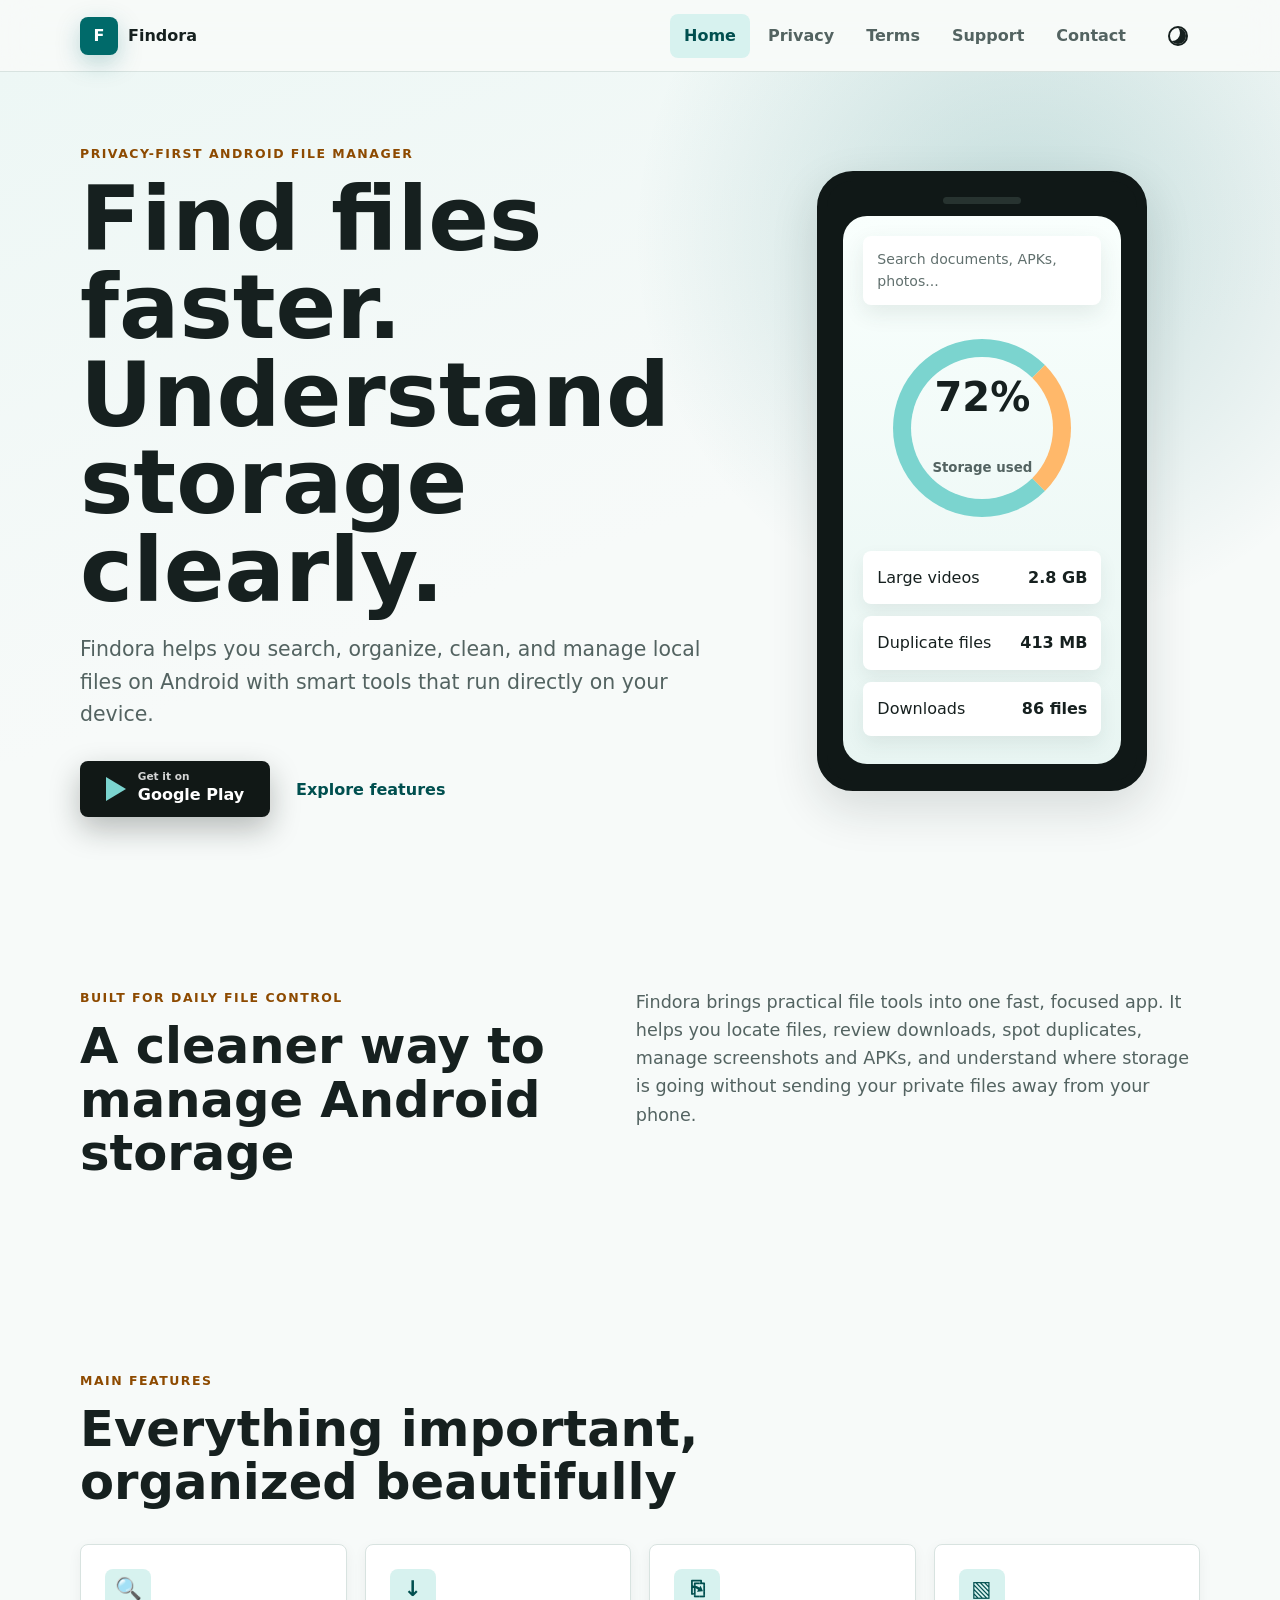
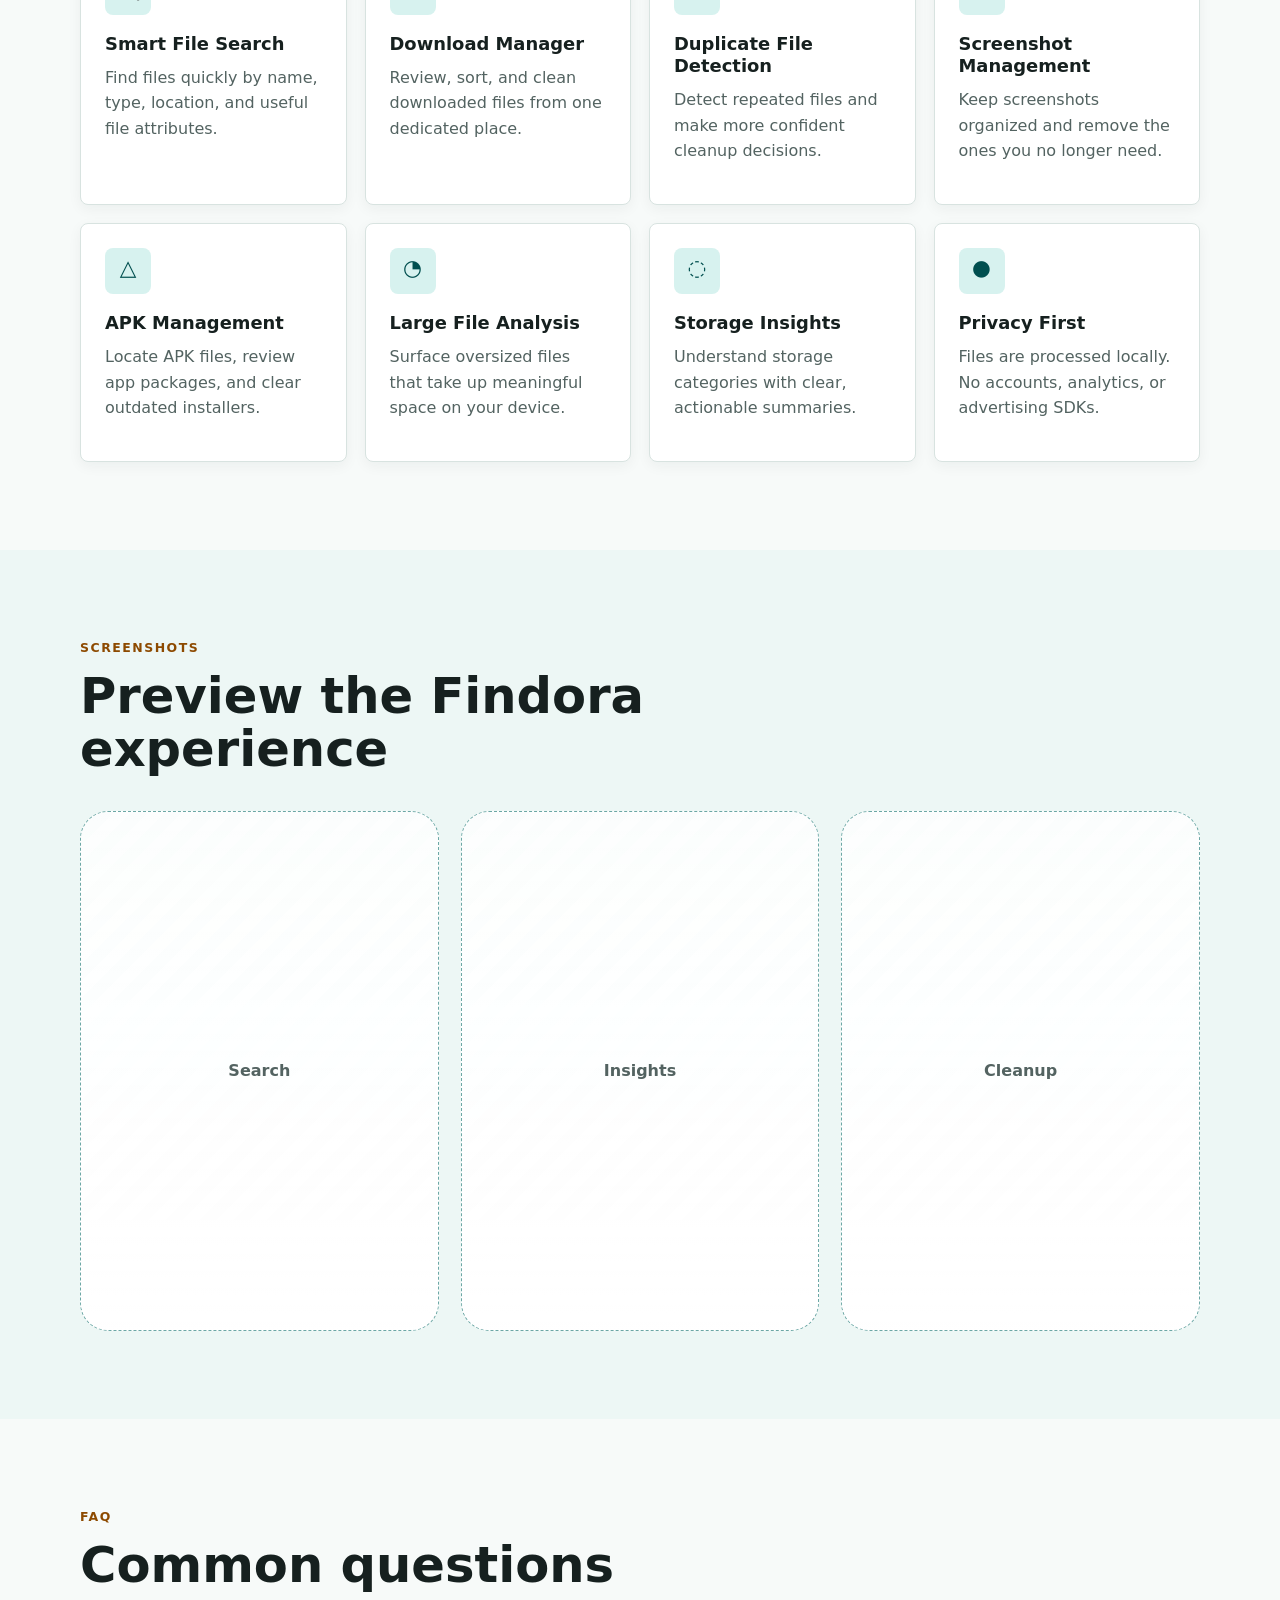
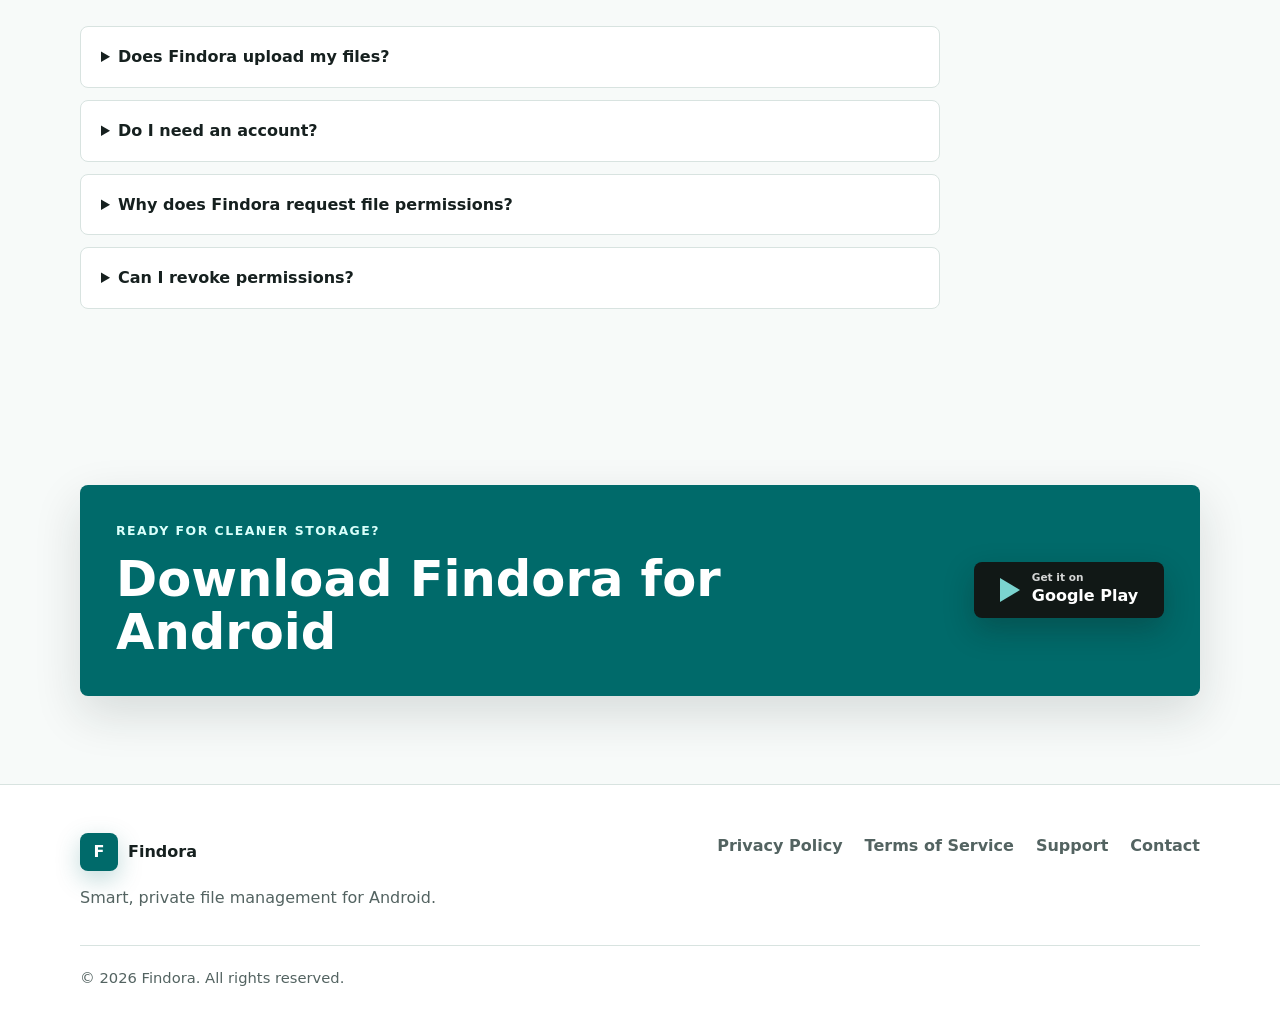
<file: index.html>
<!DOCTYPE html>
<html lang="en">
<head>
  <meta charset="UTF-8">
  <meta name="viewport" content="width=device-width, initial-scale=1.0">
  <meta name="description" content="Findora is a privacy-first Android file manager with smart search, duplicate detection, downloads, APK management, storage insights, and local-only processing.">
  <meta name="keywords" content="Findora, Android file manager, smart file search, duplicate files, download manager, APK manager, storage insights">
  <meta name="author" content="Findora">
  <meta name="robots" content="index, follow">
  <meta property="og:title" content="Findora - Smart Android File Management">
  <meta property="og:description" content="Search, organize, and understand your Android files with fast local processing and privacy-first design.">
  <meta property="og:type" content="website">
  <meta property="og:url" content="https://h0andy.github.io/findora-website/">
  <meta name="theme-color" content="#006A6A">
  <title>Findora - Smart Android File Management</title>
  <link rel="canonical" href="https://h0andy.github.io/findora-website/">
  <link rel="icon" href="assets/images/favicon.svg" type="image/svg+xml">
  <link rel="stylesheet" href="assets/css/style.css">
</head>
<body>
  <header class="site-header">
    <nav class="nav shell" aria-label="Main navigation">
      <a class="brand" href="index.html" aria-label="Findora home">
        <span class="brand-mark" aria-hidden="true">F</span>
        <span>Findora</span>
      </a>
      <button class="nav-toggle icon-button" type="button" aria-label="Open navigation" aria-expanded="false">
        <span></span>
        <span></span>
        <span></span>
      </button>
      <div class="nav-links" data-nav-links>
        <a href="index.html" aria-current="page">Home</a>
        <a href="privacy.html">Privacy</a>
        <a href="terms.html">Terms</a>
        <a href="support.html">Support</a>
        <a href="contact.html">Contact</a>
      </div>
      <button class="theme-toggle icon-button" type="button" aria-label="Toggle dark mode" title="Toggle dark mode">
        <span class="theme-icon" aria-hidden="true"></span>
      </button>
    </nav>
  </header>

  <main>
    <section class="hero">
      <div class="hero-inner shell">
        <div class="hero-copy">
          <p class="eyebrow">Privacy-first Android file manager</p>
          <h1>Find files faster. Understand storage clearly.</h1>
          <p class="hero-text">Findora helps you search, organize, clean, and manage local files on Android with smart tools that run directly on your device.</p>
          <div class="hero-actions">
            <a class="play-button" href="https://play.google.com/store/apps" rel="noopener noreferrer" aria-label="Download Findora on Google Play">
              <span class="play-icon" aria-hidden="true"></span>
              <span>
                <small>Get it on</small>
                Google Play
              </span>
            </a>
            <a class="text-button" href="#features">Explore features</a>
          </div>
        </div>
        <div class="phone-showcase" aria-label="Findora app preview">
          <div class="phone-frame">
            <div class="phone-status"></div>
            <div class="app-screen">
              <div class="search-pill">Search documents, APKs, photos...</div>
              <div class="storage-ring">
                <span>72%</span>
                <small>Storage used</small>
              </div>
              <div class="mini-list">
                <span>Large videos</span>
                <strong>2.8 GB</strong>
              </div>
              <div class="mini-list">
                <span>Duplicate files</span>
                <strong>413 MB</strong>
              </div>
              <div class="mini-list">
                <span>Downloads</span>
                <strong>86 files</strong>
              </div>
            </div>
          </div>
        </div>
      </div>
    </section>

    <section class="section intro-section">
      <div class="shell split-layout">
        <div>
          <p class="eyebrow">Built for daily file control</p>
          <h2>A cleaner way to manage Android storage</h2>
        </div>
        <p>Findora brings practical file tools into one fast, focused app. It helps you locate files, review downloads, spot duplicates, manage screenshots and APKs, and understand where storage is going without sending your private files away from your phone.</p>
      </div>
    </section>

    <section class="section" id="features">
      <div class="shell">
        <div class="section-heading">
          <p class="eyebrow">Main features</p>
          <h2>Everything important, organized beautifully</h2>
        </div>
        <div class="feature-grid">
          <article class="feature-card">
            <span class="material-symbol">search</span>
            <h3>Smart File Search</h3>
            <p>Find files quickly by name, type, location, and useful file attributes.</p>
          </article>
          <article class="feature-card">
            <span class="material-symbol">download</span>
            <h3>Download Manager</h3>
            <p>Review, sort, and clean downloaded files from one dedicated place.</p>
          </article>
          <article class="feature-card">
            <span class="material-symbol">content_copy</span>
            <h3>Duplicate File Detection</h3>
            <p>Detect repeated files and make more confident cleanup decisions.</p>
          </article>
          <article class="feature-card">
            <span class="material-symbol">image</span>
            <h3>Screenshot Management</h3>
            <p>Keep screenshots organized and remove the ones you no longer need.</p>
          </article>
          <article class="feature-card">
            <span class="material-symbol">android</span>
            <h3>APK Management</h3>
            <p>Locate APK files, review app packages, and clear outdated installers.</p>
          </article>
          <article class="feature-card">
            <span class="material-symbol">analytics</span>
            <h3>Large File Analysis</h3>
            <p>Surface oversized files that take up meaningful space on your device.</p>
          </article>
          <article class="feature-card">
            <span class="material-symbol">donut_large</span>
            <h3>Storage Insights</h3>
            <p>Understand storage categories with clear, actionable summaries.</p>
          </article>
          <article class="feature-card">
            <span class="material-symbol">lock</span>
            <h3>Privacy First</h3>
            <p>Files are processed locally. No accounts, analytics, or advertising SDKs.</p>
          </article>
        </div>
      </div>
    </section>

    <section class="section screenshots-section">
      <div class="shell">
        <div class="section-heading">
          <p class="eyebrow">Screenshots</p>
          <h2>Preview the Findora experience</h2>
        </div>
        <div class="screenshot-grid">
          <div class="screenshot-placeholder">
            <span>Search</span>
          </div>
          <div class="screenshot-placeholder">
            <span>Insights</span>
          </div>
          <div class="screenshot-placeholder">
            <span>Cleanup</span>
          </div>
        </div>
      </div>
    </section>

    <section class="section faq-section">
      <div class="shell">
        <div class="section-heading">
          <p class="eyebrow">FAQ</p>
          <h2>Common questions</h2>
        </div>
        <div class="faq-list">
          <details>
            <summary>Does Findora upload my files?</summary>
            <p>No. Findora processes files locally on your Android device and does not upload files to any server.</p>
          </details>
          <details>
            <summary>Do I need an account?</summary>
            <p>No account is required to use Findora.</p>
          </details>
          <details>
            <summary>Why does Findora request file permissions?</summary>
            <p>File permissions are used only to search, organize, and manage local files on your device.</p>
          </details>
          <details>
            <summary>Can I revoke permissions?</summary>
            <p>Yes. You can revoke permissions at any time from Android Settings.</p>
          </details>
        </div>
      </div>
    </section>

    <section class="section cta-section">
      <div class="shell cta-panel">
        <div>
          <p class="eyebrow">Ready for cleaner storage?</p>
          <h2>Download Findora for Android</h2>
        </div>
        <a class="play-button" href="https://play.google.com/store/apps" rel="noopener noreferrer" aria-label="Download Findora on Google Play">
          <span class="play-icon" aria-hidden="true"></span>
          <span>
            <small>Get it on</small>
            Google Play
          </span>
        </a>
      </div>
    </section>
  </main>

  <footer class="site-footer">
    <div class="shell footer-grid">
      <div>
        <a class="brand" href="index.html" aria-label="Findora home">
          <span class="brand-mark" aria-hidden="true">F</span>
          <span>Findora</span>
        </a>
        <p>Smart, private file management for Android.</p>
      </div>
      <div class="footer-links">
        <a href="privacy.html">Privacy Policy</a>
        <a href="terms.html">Terms of Service</a>
        <a href="support.html">Support</a>
        <a href="contact.html">Contact</a>
      </div>
    </div>
    <div class="shell footer-bottom">
      <span>&copy; 2026 Findora. All rights reserved.</span>
    </div>
  </footer>

  <script src="assets/js/main.js"></script>
</body>
</html>
</file>
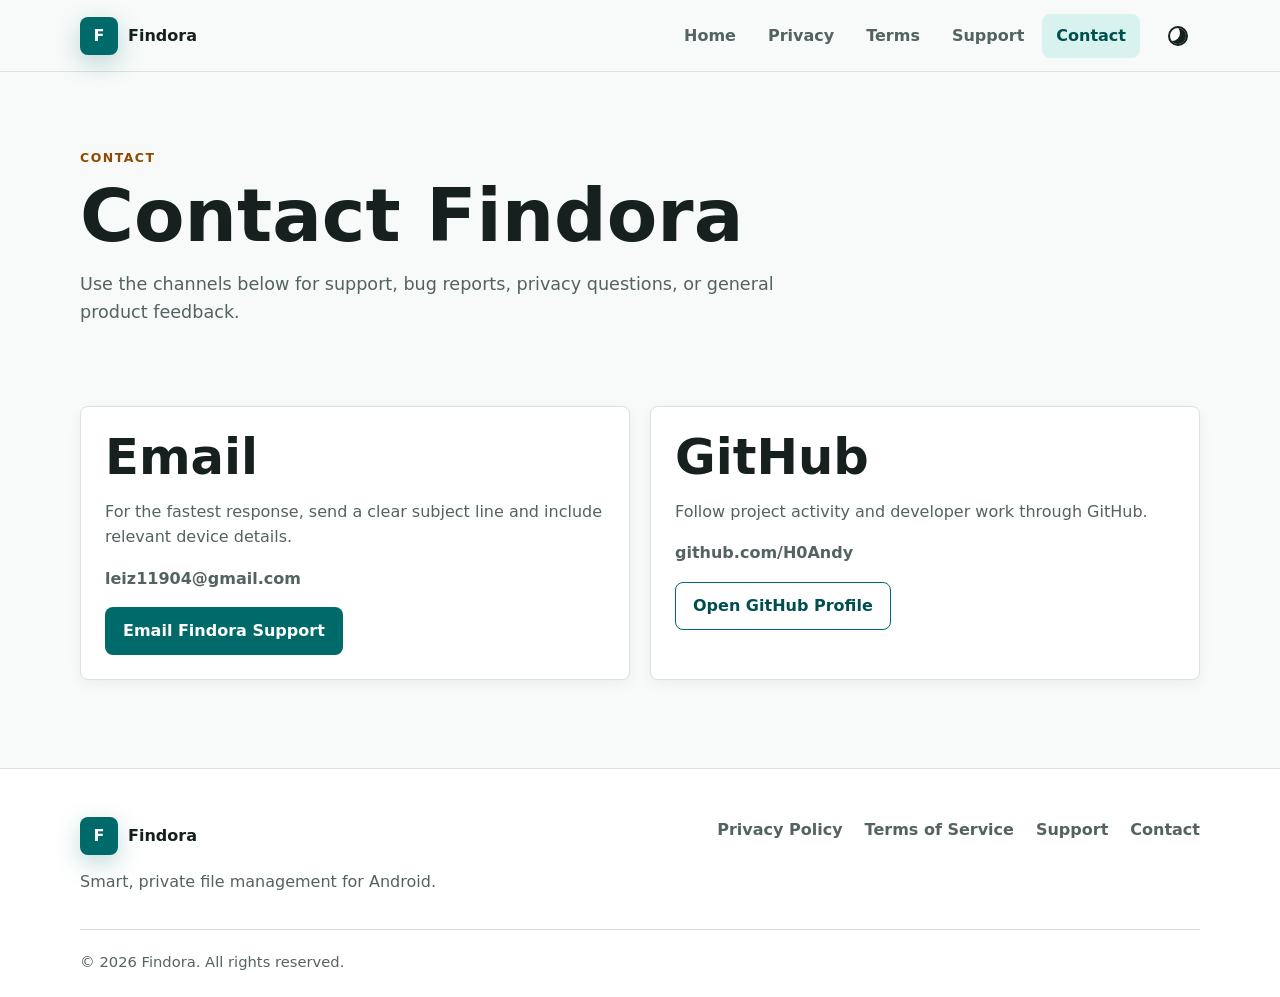
<file: contact.html>
<!DOCTYPE html>
<html lang="en">
<head>
  <meta charset="UTF-8">
  <meta name="viewport" content="width=device-width, initial-scale=1.0">
  <meta name="description" content="Contact Findora for Android app support, privacy questions, bug reports, and feature requests.">
  <meta name="robots" content="index, follow">
  <meta property="og:title" content="Contact Findora">
  <meta property="og:description" content="Contact information for the Findora Android application.">
  <meta property="og:type" content="website">
  <meta name="theme-color" content="#006A6A">
  <title>Contact - Findora</title>
  <link rel="canonical" href="https://h0andy.github.io/findora-website/contact.html">
  <link rel="icon" href="assets/images/favicon.svg" type="image/svg+xml">
  <link rel="stylesheet" href="assets/css/style.css">
</head>
<body>
  <header class="site-header">
    <nav class="nav shell" aria-label="Main navigation">
      <a class="brand" href="index.html" aria-label="Findora home"><span class="brand-mark" aria-hidden="true">F</span><span>Findora</span></a>
      <button class="nav-toggle icon-button" type="button" aria-label="Open navigation" aria-expanded="false"><span></span><span></span><span></span></button>
      <div class="nav-links" data-nav-links>
        <a href="index.html">Home</a>
        <a href="privacy.html">Privacy</a>
        <a href="terms.html">Terms</a>
        <a href="support.html">Support</a>
        <a href="contact.html" aria-current="page">Contact</a>
      </div>
      <button class="theme-toggle icon-button" type="button" aria-label="Toggle dark mode" title="Toggle dark mode"><span class="theme-icon" aria-hidden="true"></span></button>
    </nav>
  </header>

  <main class="page-main">
    <section class="page-hero shell">
      <p class="eyebrow">Contact</p>
      <h1>Contact Findora</h1>
      <p>Use the channels below for support, bug reports, privacy questions, or general product feedback.</p>
    </section>

    <section class="section shell contact-layout">
      <div class="contact-panel">
        <h2>Email</h2>
        <p>For the fastest response, send a clear subject line and include relevant device details.</p>
        <p><strong>leiz11904@gmail.com</strong></p>
        <a class="filled-button" href="mailto:leiz11904@gmail.com">Email Findora Support</a>
      </div>
      <div class="contact-panel">
        <h2>GitHub</h2>
        <p>Follow project activity and developer work through GitHub.</p>
        <p><strong>github.com/H0Andy</strong></p>
        <a class="outlined-button" href="https://github.com/H0Andy" rel="noopener noreferrer">Open GitHub Profile</a>
      </div>
    </section>
  </main>

  <footer class="site-footer">
    <div class="shell footer-grid">
      <div><a class="brand" href="index.html" aria-label="Findora home"><span class="brand-mark" aria-hidden="true">F</span><span>Findora</span></a><p>Smart, private file management for Android.</p></div>
      <div class="footer-links"><a href="privacy.html">Privacy Policy</a><a href="terms.html">Terms of Service</a><a href="support.html">Support</a><a href="contact.html">Contact</a></div>
    </div>
    <div class="shell footer-bottom"><span>&copy; 2026 Findora. All rights reserved.</span></div>
  </footer>
  <script src="assets/js/main.js"></script>
</body>
</html>
</file>
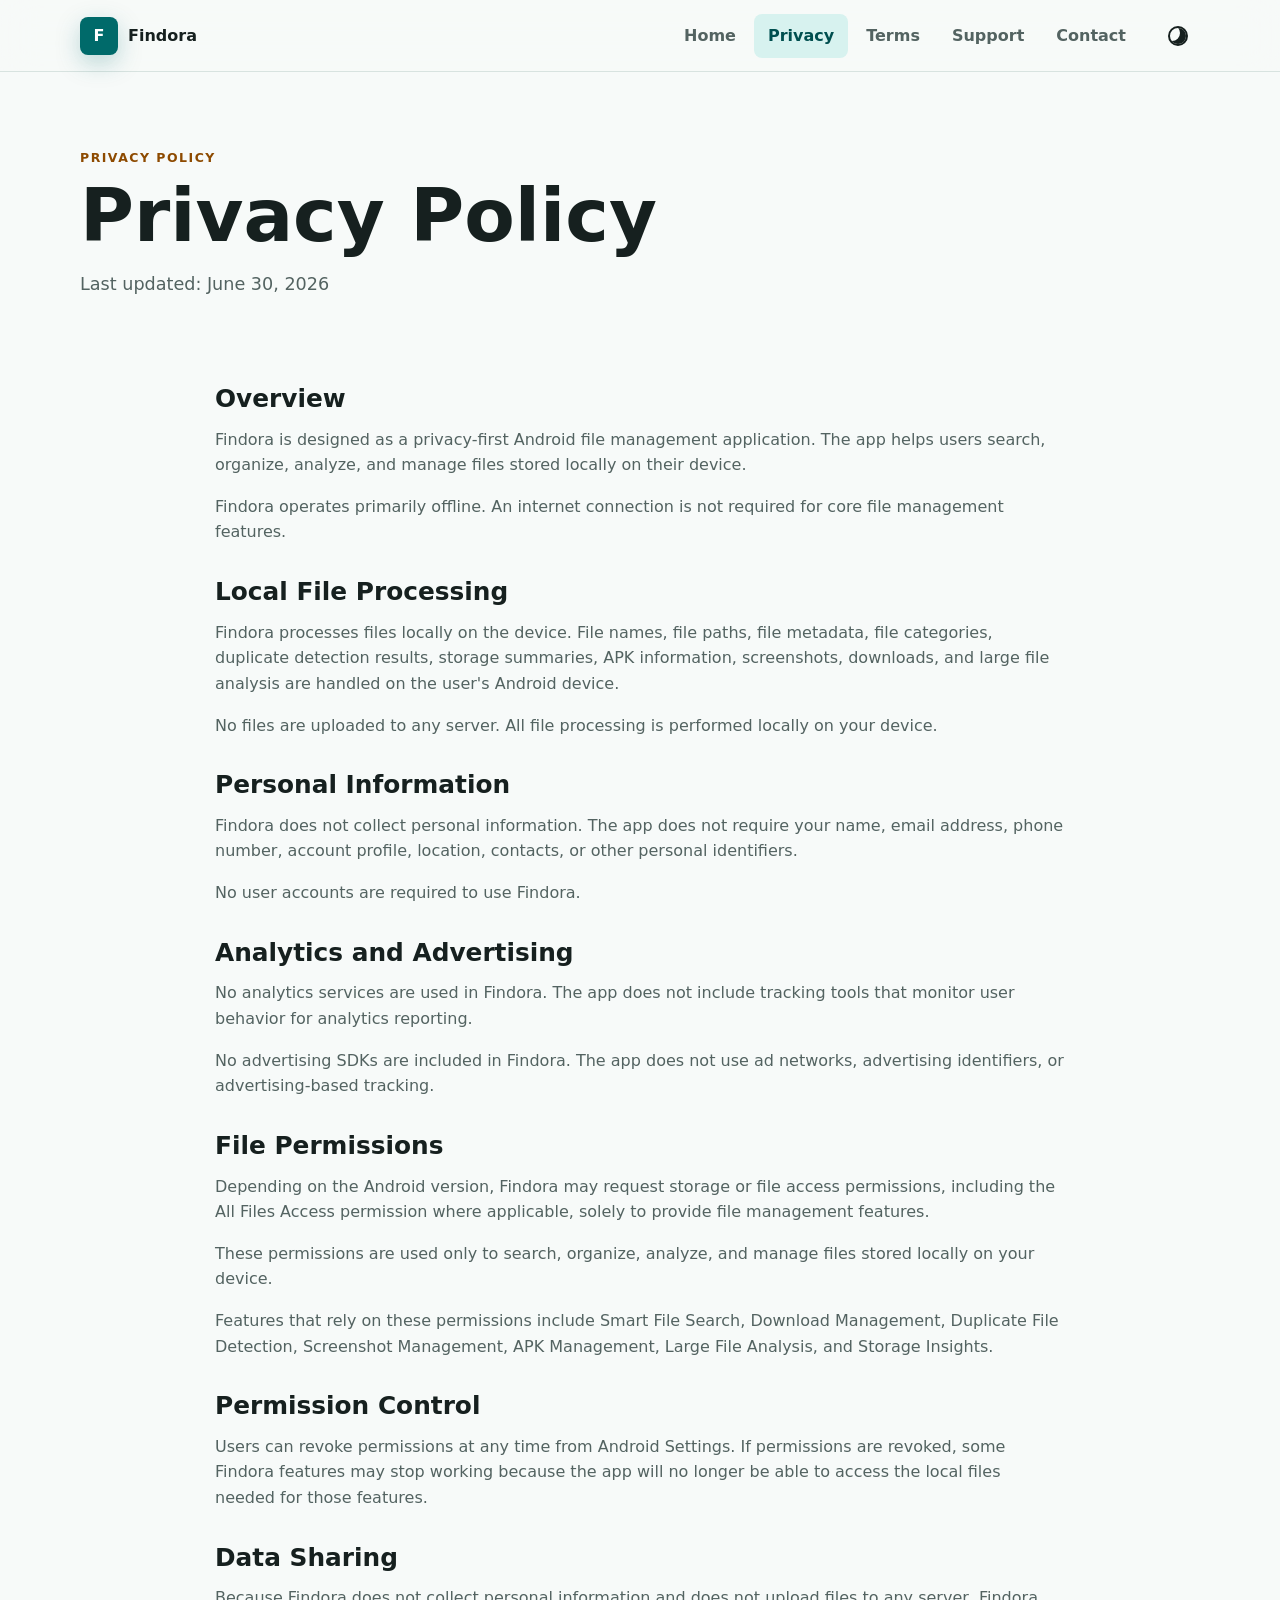
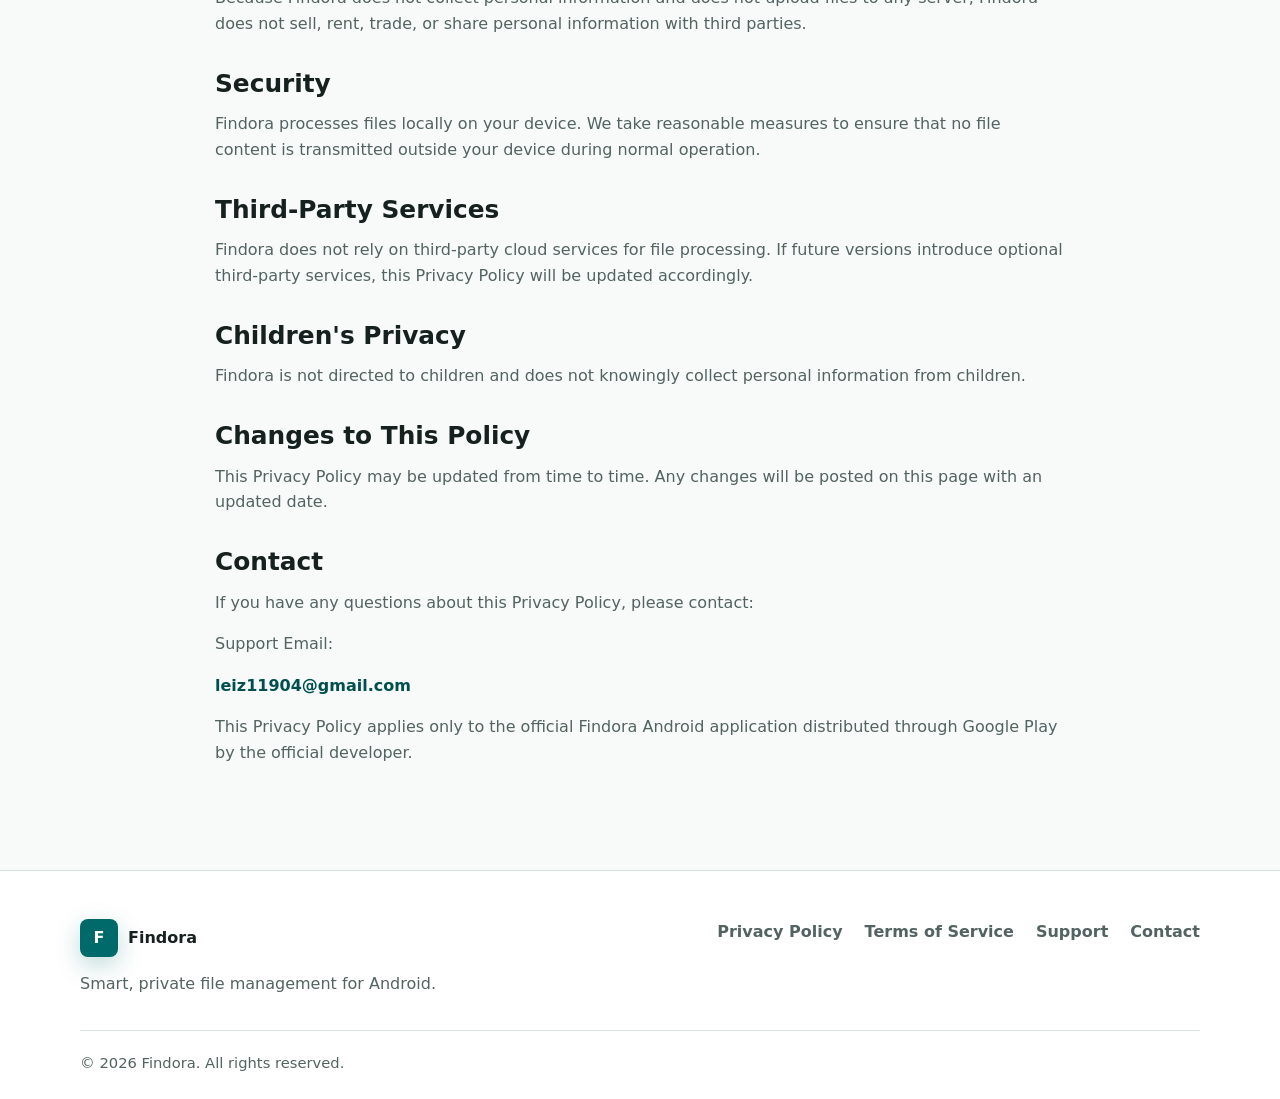
<file: privacy.html>
<!DOCTYPE html>
<html lang="en">
<head>
  <meta charset="UTF-8">
  <meta name="viewport" content="width=device-width, initial-scale=1.0">
  <meta name="description" content="Findora Privacy Policy. Learn how Findora processes files locally, collects no personal information, uses no analytics, and includes no advertising SDKs.">
  <meta name="robots" content="index, follow">
  <meta property="og:title" content="Findora Privacy Policy">
  <meta property="og:description" content="Findora processes files locally on your Android device and does not upload files to any server.">
  <meta property="og:type" content="website">
  <meta name="theme-color" content="#006A6A">
  <title>Privacy Policy - Findora</title>
  <link rel="canonical" href="https://h0andy.github.io/findora-website/privacy.html">
  <link rel="icon" href="assets/images/favicon.svg" type="image/svg+xml">
  <link rel="stylesheet" href="assets/css/style.css">
</head>
<body>
  <header class="site-header">
    <nav class="nav shell" aria-label="Main navigation">
      <a class="brand" href="index.html" aria-label="Findora home"><span class="brand-mark" aria-hidden="true">F</span><span>Findora</span></a>
      <button class="nav-toggle icon-button" type="button" aria-label="Open navigation" aria-expanded="false"><span></span><span></span><span></span></button>
      <div class="nav-links" data-nav-links>
        <a href="index.html">Home</a>
        <a href="privacy.html" aria-current="page">Privacy</a>
        <a href="terms.html">Terms</a>
        <a href="support.html">Support</a>
        <a href="contact.html">Contact</a>
      </div>
      <button class="theme-toggle icon-button" type="button" aria-label="Toggle dark mode" title="Toggle dark mode"><span class="theme-icon" aria-hidden="true"></span></button>
    </nav>
  </header>

  <main class="page-main">
    <section class="page-hero shell">
      <p class="eyebrow">Privacy Policy</p>
      <h1>Privacy Policy</h1>
      <p>Last updated: June 30, 2026</p>
    </section>

    <article class="policy-content shell">
      <h2>Overview</h2>
      <p>Findora is designed as a privacy-first Android file management application. The app helps users search, organize, analyze, and manage files stored locally on their device.</p>
      <p>Findora operates primarily offline. An internet connection is not required for core file management features.</p>

      <h2>Local File Processing</h2>
      <p>Findora processes files locally on the device. File names, file paths, file metadata, file categories, duplicate detection results, storage summaries, APK information, screenshots, downloads, and large file analysis are handled on the user's Android device.</p>
      <p>No files are uploaded to any server. All file processing is performed locally on your device.</p>

      <h2>Personal Information</h2>
      <p>Findora does not collect personal information. The app does not require your name, email address, phone number, account profile, location, contacts, or other personal identifiers.</p>
      <p>No user accounts are required to use Findora.</p>

      <h2>Analytics and Advertising</h2>
      <p>No analytics services are used in Findora. The app does not include tracking tools that monitor user behavior for analytics reporting.</p>
      <p>No advertising SDKs are included in Findora. The app does not use ad networks, advertising identifiers, or advertising-based tracking.</p>

      <h2>File Permissions</h2>
      <p>Depending on the Android version, Findora may request storage or file access permissions, including the All Files Access permission where applicable, solely to provide file management features.</p>
      <p>These permissions are used only to search, organize, analyze, and manage files stored locally on your device.</p>
      <p>Features that rely on these permissions include Smart File Search, Download Management, Duplicate File Detection, Screenshot Management, APK Management, Large File Analysis, and Storage Insights.</p>

      <h2>Permission Control</h2>
      <p>Users can revoke permissions at any time from Android Settings. If permissions are revoked, some Findora features may stop working because the app will no longer be able to access the local files needed for those features.</p>

      <h2>Data Sharing</h2>
      <p>Because Findora does not collect personal information and does not upload files to any server, Findora does not sell, rent, trade, or share personal information with third parties.</p>

      <h2>Security</h2>
      <p>Findora processes files locally on your device. We take reasonable measures to ensure that no file content is transmitted outside your device during normal operation.</p>

      <h2>Third-Party Services</h2>
      <p>Findora does not rely on third-party cloud services for file processing. If future versions introduce optional third-party services, this Privacy Policy will be updated accordingly.</p>

      <h2>Children's Privacy</h2>
      <p>Findora is not directed to children and does not knowingly collect personal information from children.</p>

      <h2>Changes to This Policy</h2>
      <p>This Privacy Policy may be updated from time to time. Any changes will be posted on this page with an updated date.</p>

      <h2>Contact</h2>
      <p>If you have any questions about this Privacy Policy, please contact:</p>
      <p>Support Email:</p>
      <p><a href="mailto:leiz11904@gmail.com">leiz11904@gmail.com</a></p>

      <p>This Privacy Policy applies only to the official Findora Android application distributed through Google Play by the official developer.</p>
    </article>
  </main>

  <footer class="site-footer">
    <div class="shell footer-grid">
      <div><a class="brand" href="index.html" aria-label="Findora home"><span class="brand-mark" aria-hidden="true">F</span><span>Findora</span></a><p>Smart, private file management for Android.</p></div>
      <div class="footer-links"><a href="privacy.html">Privacy Policy</a><a href="terms.html">Terms of Service</a><a href="support.html">Support</a><a href="contact.html">Contact</a></div>
    </div>
    <div class="shell footer-bottom"><span>&copy; 2026 Findora. All rights reserved.</span></div>
  </footer>
  <script src="assets/js/main.js"></script>
</body>
</html>
</file>
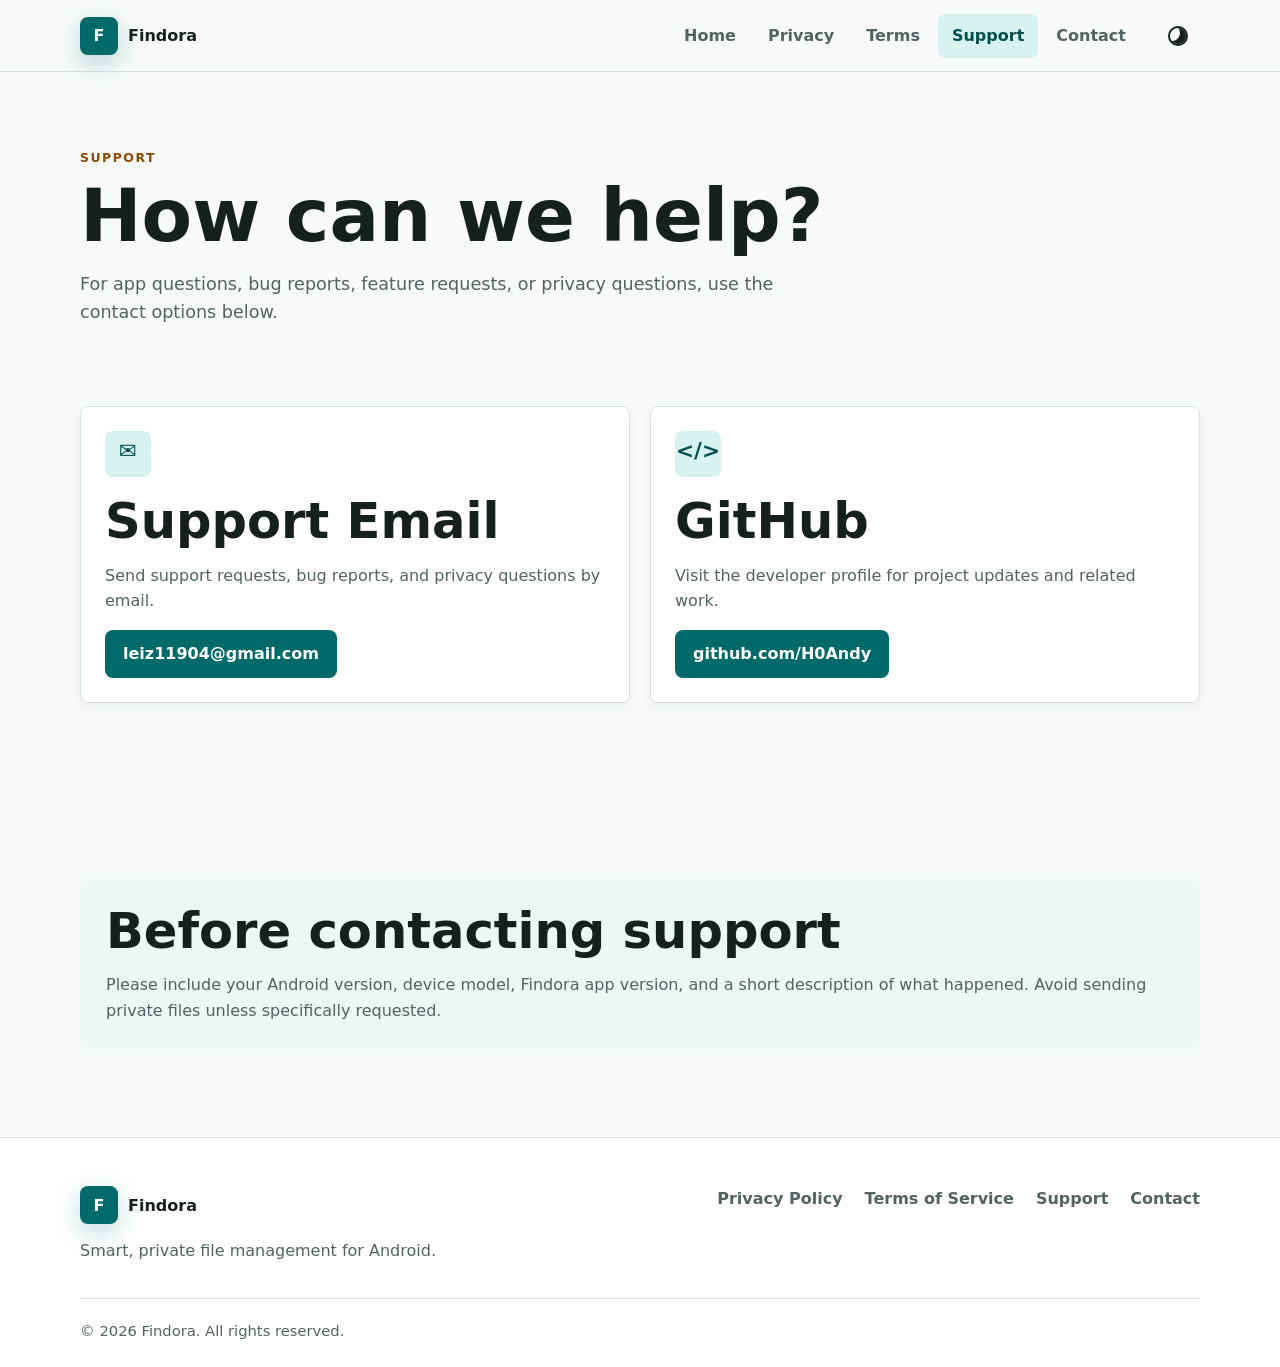
<file: support.html>
<!DOCTYPE html>
<html lang="en">
<head>
  <meta charset="UTF-8">
  <meta name="viewport" content="width=device-width, initial-scale=1.0">
  <meta name="description" content="Get support for Findora. Contact support by email or visit the Findora developer GitHub profile.">
  <meta name="robots" content="index, follow">
  <meta property="og:title" content="Findora Support">
  <meta property="og:description" content="Support resources for the Findora Android application.">
  <meta property="og:type" content="website">
  <meta name="theme-color" content="#006A6A">
  <title>Support - Findora</title>
  <link rel="canonical" href="https://h0andy.github.io/findora-website/support.html">
  <link rel="icon" href="assets/images/favicon.svg" type="image/svg+xml">
  <link rel="stylesheet" href="assets/css/style.css">
</head>
<body>
  <header class="site-header">
    <nav class="nav shell" aria-label="Main navigation">
      <a class="brand" href="index.html" aria-label="Findora home"><span class="brand-mark" aria-hidden="true">F</span><span>Findora</span></a>
      <button class="nav-toggle icon-button" type="button" aria-label="Open navigation" aria-expanded="false"><span></span><span></span><span></span></button>
      <div class="nav-links" data-nav-links>
        <a href="index.html">Home</a>
        <a href="privacy.html">Privacy</a>
        <a href="terms.html">Terms</a>
        <a href="support.html" aria-current="page">Support</a>
        <a href="contact.html">Contact</a>
      </div>
      <button class="theme-toggle icon-button" type="button" aria-label="Toggle dark mode" title="Toggle dark mode"><span class="theme-icon" aria-hidden="true"></span></button>
    </nav>
  </header>

  <main class="page-main">
    <section class="page-hero shell">
      <p class="eyebrow">Support</p>
      <h1>How can we help?</h1>
      <p>For app questions, bug reports, feature requests, or privacy questions, use the contact options below.</p>
    </section>

    <section class="section shell support-grid">
      <article class="info-card">
        <span class="material-symbol">mail</span>
        <h2>Support Email</h2>
        <p>Send support requests, bug reports, and privacy questions by email.</p>
        <a class="filled-button" href="mailto:leiz11904@gmail.com">leiz11904@gmail.com</a>
      </article>
      <article class="info-card">
        <span class="material-symbol">code</span>
        <h2>GitHub</h2>
        <p>Visit the developer profile for project updates and related work.</p>
        <a class="filled-button" href="https://github.com/H0Andy" rel="noopener noreferrer">github.com/H0Andy</a>
      </article>
    </section>

    <section class="section shell">
      <div class="support-note">
        <h2>Before contacting support</h2>
        <p>Please include your Android version, device model, Findora app version, and a short description of what happened. Avoid sending private files unless specifically requested.</p>
      </div>
    </section>
  </main>

  <footer class="site-footer">
    <div class="shell footer-grid">
      <div><a class="brand" href="index.html" aria-label="Findora home"><span class="brand-mark" aria-hidden="true">F</span><span>Findora</span></a><p>Smart, private file management for Android.</p></div>
      <div class="footer-links"><a href="privacy.html">Privacy Policy</a><a href="terms.html">Terms of Service</a><a href="support.html">Support</a><a href="contact.html">Contact</a></div>
    </div>
    <div class="shell footer-bottom"><span>&copy; 2026 Findora. All rights reserved.</span></div>
  </footer>
  <script src="assets/js/main.js"></script>
</body>
</html>
</file>
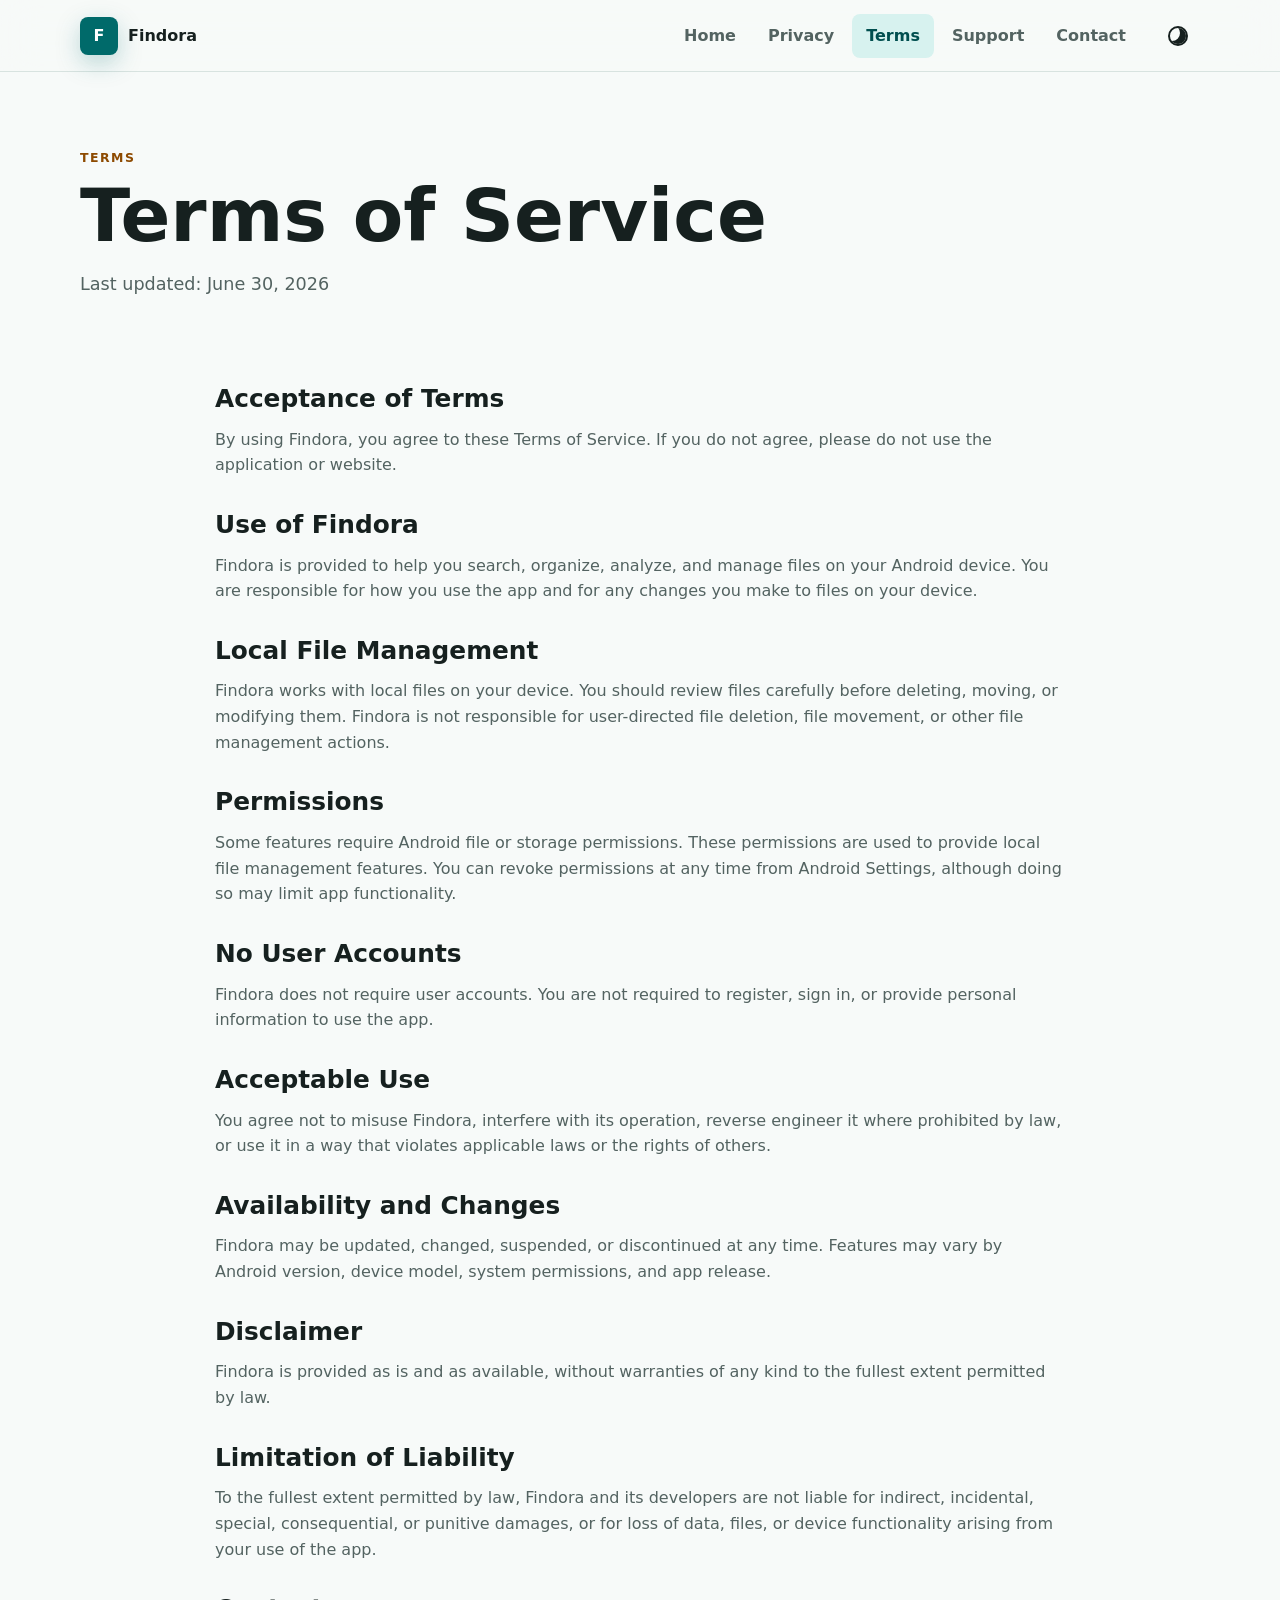
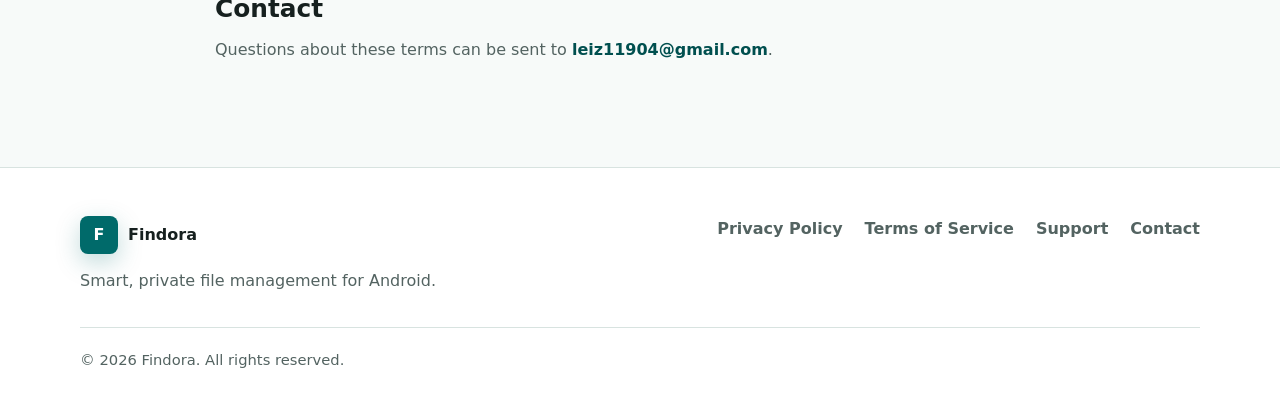
<file: terms.html>
<!DOCTYPE html>
<html lang="en">
<head>
  <meta charset="UTF-8">
  <meta name="viewport" content="width=device-width, initial-scale=1.0">
  <meta name="description" content="Findora Terms of Service for the Android file management application.">
  <meta name="robots" content="index, follow">
  <meta property="og:title" content="Findora Terms of Service">
  <meta property="og:description" content="Terms for using the Findora Android application and website.">
  <meta property="og:type" content="website">
  <meta name="theme-color" content="#006A6A">
  <title>Terms of Service - Findora</title>
  <link rel="canonical" href="https://h0andy.github.io/findora-website/terms.html">
  <link rel="icon" href="assets/images/favicon.svg" type="image/svg+xml">
  <link rel="stylesheet" href="assets/css/style.css">
</head>
<body>
  <header class="site-header">
    <nav class="nav shell" aria-label="Main navigation">
      <a class="brand" href="index.html" aria-label="Findora home"><span class="brand-mark" aria-hidden="true">F</span><span>Findora</span></a>
      <button class="nav-toggle icon-button" type="button" aria-label="Open navigation" aria-expanded="false"><span></span><span></span><span></span></button>
      <div class="nav-links" data-nav-links>
        <a href="index.html">Home</a>
        <a href="privacy.html">Privacy</a>
        <a href="terms.html" aria-current="page">Terms</a>
        <a href="support.html">Support</a>
        <a href="contact.html">Contact</a>
      </div>
      <button class="theme-toggle icon-button" type="button" aria-label="Toggle dark mode" title="Toggle dark mode"><span class="theme-icon" aria-hidden="true"></span></button>
    </nav>
  </header>

  <main class="page-main">
    <section class="page-hero shell">
      <p class="eyebrow">Terms</p>
      <h1>Terms of Service</h1>
      <p>Last updated: June 30, 2026</p>
    </section>

    <article class="policy-content shell">
      <h2>Acceptance of Terms</h2>
      <p>By using Findora, you agree to these Terms of Service. If you do not agree, please do not use the application or website.</p>

      <h2>Use of Findora</h2>
      <p>Findora is provided to help you search, organize, analyze, and manage files on your Android device. You are responsible for how you use the app and for any changes you make to files on your device.</p>

      <h2>Local File Management</h2>
      <p>Findora works with local files on your device. You should review files carefully before deleting, moving, or modifying them. Findora is not responsible for user-directed file deletion, file movement, or other file management actions.</p>

      <h2>Permissions</h2>
      <p>Some features require Android file or storage permissions. These permissions are used to provide local file management features. You can revoke permissions at any time from Android Settings, although doing so may limit app functionality.</p>

      <h2>No User Accounts</h2>
      <p>Findora does not require user accounts. You are not required to register, sign in, or provide personal information to use the app.</p>

      <h2>Acceptable Use</h2>
      <p>You agree not to misuse Findora, interfere with its operation, reverse engineer it where prohibited by law, or use it in a way that violates applicable laws or the rights of others.</p>

      <h2>Availability and Changes</h2>
      <p>Findora may be updated, changed, suspended, or discontinued at any time. Features may vary by Android version, device model, system permissions, and app release.</p>

      <h2>Disclaimer</h2>
      <p>Findora is provided as is and as available, without warranties of any kind to the fullest extent permitted by law.</p>

      <h2>Limitation of Liability</h2>
      <p>To the fullest extent permitted by law, Findora and its developers are not liable for indirect, incidental, special, consequential, or punitive damages, or for loss of data, files, or device functionality arising from your use of the app.</p>

      <h2>Contact</h2>
      <p>Questions about these terms can be sent to <a href="mailto:leiz11904@gmail.com">leiz11904@gmail.com</a>.</p>
    </article>
  </main>

  <footer class="site-footer">
    <div class="shell footer-grid">
      <div><a class="brand" href="index.html" aria-label="Findora home"><span class="brand-mark" aria-hidden="true">F</span><span>Findora</span></a><p>Smart, private file management for Android.</p></div>
      <div class="footer-links"><a href="privacy.html">Privacy Policy</a><a href="terms.html">Terms of Service</a><a href="support.html">Support</a><a href="contact.html">Contact</a></div>
    </div>
    <div class="shell footer-bottom"><span>&copy; 2026 Findora. All rights reserved.</span></div>
  </footer>
  <script src="assets/js/main.js"></script>
</body>
</html>
</file>
<file: assets/css/style.css>
:root {
  color-scheme: light;
  --bg: #f7faf9;
  --surface: #ffffff;
  --surface-alt: #edf7f5;
  --text: #16201f;
  --muted: #536361;
  --primary: #006a6a;
  --primary-dark: #004f4f;
  --primary-soft: #d7f2ef;
  --secondary: #8d4a00;
  --accent: #386a20;
  --outline: #d8e3e0;
  --shadow: 0 18px 48px rgba(19, 38, 36, 0.14);
  --radius: 8px;
  --header-height: 72px;
  font-family: Inter, Roboto, "Segoe UI", system-ui, -apple-system, BlinkMacSystemFont, sans-serif;
}

[data-theme="dark"] {
  color-scheme: dark;
  --bg: #101817;
  --surface: #172120;
  --surface-alt: #1f2d2b;
  --text: #e5f0ee;
  --muted: #afbfbc;
  --primary: #7bd4cf;
  --primary-dark: #9ee5e0;
  --primary-soft: #1f3d3b;
  --secondary: #ffb86a;
  --accent: #a6d68b;
  --outline: #334441;
  --shadow: 0 18px 48px rgba(0, 0, 0, 0.36);
}

* {
  box-sizing: border-box;
}

html {
  scroll-behavior: smooth;
}

body {
  margin: 0;
  background: var(--bg);
  color: var(--text);
  font-family: var(--font, inherit);
  line-height: 1.6;
  text-rendering: optimizeLegibility;
}

a {
  color: inherit;
  text-decoration: none;
}

img,
svg {
  max-width: 100%;
}

.shell {
  width: min(1120px, calc(100% - 32px));
  margin-inline: auto;
}

.site-header {
  position: sticky;
  top: 0;
  z-index: 50;
  height: var(--header-height);
  background: color-mix(in srgb, var(--bg) 86%, transparent);
  border-bottom: 1px solid var(--outline);
  backdrop-filter: blur(18px);
}

.nav {
  display: flex;
  align-items: center;
  justify-content: space-between;
  min-height: var(--header-height);
  gap: 16px;
}

.brand {
  display: inline-flex;
  align-items: center;
  gap: 10px;
  font-weight: 800;
  letter-spacing: 0;
}

.brand-mark {
  display: grid;
  place-items: center;
  width: 38px;
  height: 38px;
  border-radius: 8px;
  background: var(--primary);
  color: var(--surface);
  box-shadow: 0 8px 24px rgba(0, 106, 106, 0.25);
}

.nav-links {
  display: flex;
  align-items: center;
  gap: 4px;
  margin-left: auto;
}

.nav-links a {
  min-height: 42px;
  padding: 9px 14px;
  border-radius: 8px;
  color: var(--muted);
  font-weight: 650;
  transition: background 160ms ease, color 160ms ease;
}

.nav-links a:hover,
.nav-links a[aria-current="page"] {
  background: var(--primary-soft);
  color: var(--primary-dark);
}

.icon-button {
  display: inline-grid;
  place-items: center;
  width: 44px;
  height: 44px;
  border: 1px solid transparent;
  border-radius: 8px;
  background: transparent;
  color: var(--text);
  cursor: pointer;
}

.icon-button:hover {
  background: var(--surface-alt);
}

.nav-toggle {
  display: none;
  gap: 4px;
}

.nav-toggle span {
  width: 20px;
  height: 2px;
  background: currentColor;
  border-radius: 999px;
}

.theme-icon {
  width: 20px;
  height: 20px;
  border-radius: 50%;
  border: 2px solid currentColor;
  box-shadow: inset -6px -3px 0 currentColor;
}

.hero {
  min-height: calc(100svh - var(--header-height));
  padding: 72px 0 40px;
  background:
    radial-gradient(circle at 80% 20%, color-mix(in srgb, var(--primary) 20%, transparent), transparent 32%),
    linear-gradient(160deg, var(--surface-alt), var(--bg) 54%);
}

.hero-inner {
  display: grid;
  grid-template-columns: minmax(0, 1.04fr) minmax(300px, 0.72fr);
  align-items: center;
  gap: 56px;
}

.eyebrow {
  margin: 0 0 12px;
  color: var(--secondary);
  font-size: 0.78rem;
  font-weight: 800;
  letter-spacing: 0.12em;
  text-transform: uppercase;
}

h1,
h2,
h3,
p {
  margin-top: 0;
}

h1 {
  max-width: 760px;
  margin-bottom: 18px;
  font-size: clamp(3rem, 7vw, 5.8rem);
  line-height: 0.98;
  letter-spacing: 0;
}

h2 {
  margin-bottom: 14px;
  font-size: clamp(2rem, 4vw, 3.1rem);
  line-height: 1.08;
  letter-spacing: 0;
}

h3 {
  margin-bottom: 10px;
  font-size: 1.12rem;
  line-height: 1.24;
}

.hero-text {
  max-width: 680px;
  color: var(--muted);
  font-size: clamp(1.06rem, 2vw, 1.28rem);
}

.hero-actions {
  display: flex;
  align-items: center;
  flex-wrap: wrap;
  gap: 14px;
  margin-top: 30px;
}

.play-button,
.filled-button,
.outlined-button,
.text-button {
  display: inline-flex;
  align-items: center;
  justify-content: center;
  min-height: 48px;
  border-radius: 8px;
  font-weight: 800;
  transition: transform 160ms ease, box-shadow 160ms ease, background 160ms ease;
}

.play-button {
  gap: 12px;
  min-width: 190px;
  padding: 10px 18px;
  background: #111816;
  color: #ffffff;
  box-shadow: 0 12px 30px rgba(17, 24, 22, 0.28);
}

.play-button:hover,
.filled-button:hover,
.outlined-button:hover {
  transform: translateY(-2px);
}

.play-button small {
  display: block;
  font-size: 0.66rem;
  line-height: 1;
  opacity: 0.82;
}

.play-icon {
  width: 0;
  height: 0;
  border-top: 12px solid transparent;
  border-bottom: 12px solid transparent;
  border-left: 20px solid #7bd4cf;
}

.text-button {
  padding: 8px 12px;
  color: var(--primary-dark);
}

.phone-showcase {
  display: grid;
  place-items: center;
  min-height: 560px;
}

.phone-frame {
  width: min(330px, 100%);
  min-height: 620px;
  padding: 16px;
  border: 10px solid #101817;
  border-radius: 36px;
  background: #101817;
  box-shadow: var(--shadow);
}

.phone-status {
  width: 78px;
  height: 7px;
  margin: 0 auto 12px;
  border-radius: 999px;
  background: #273330;
}

.app-screen {
  min-height: 548px;
  padding: 20px;
  border-radius: 24px;
  background: linear-gradient(180deg, #f9fffd, #e8f5f2);
  color: #16201f;
}

.search-pill {
  padding: 12px 14px;
  border-radius: 8px;
  background: #ffffff;
  color: #61706e;
  font-size: 0.88rem;
  box-shadow: 0 8px 22px rgba(38, 67, 63, 0.1);
}

.storage-ring {
  display: grid;
  place-items: center;
  width: 178px;
  height: 178px;
  margin: 34px auto;
  border: 18px solid #7bd4cf;
  border-right-color: #ffb86a;
  border-radius: 50%;
  text-align: center;
}

.storage-ring span {
  display: block;
  font-size: 2.5rem;
  font-weight: 900;
  line-height: 1;
}

.storage-ring small {
  color: #536361;
  font-weight: 700;
}

.mini-list {
  display: flex;
  align-items: center;
  justify-content: space-between;
  gap: 12px;
  margin-top: 12px;
  padding: 14px;
  border-radius: 8px;
  background: #ffffff;
  box-shadow: 0 8px 18px rgba(38, 67, 63, 0.08);
}

.section {
  padding: 88px 0;
}

.split-layout {
  display: grid;
  grid-template-columns: minmax(0, 0.9fr) minmax(0, 1fr);
  gap: 48px;
  align-items: start;
}

.split-layout p:last-child {
  color: var(--muted);
  font-size: 1.1rem;
}

.section-heading {
  max-width: 760px;
  margin-bottom: 34px;
}

.feature-grid {
  display: grid;
  grid-template-columns: repeat(4, minmax(0, 1fr));
  gap: 18px;
}

.feature-card,
.info-card,
.contact-panel {
  min-height: 100%;
  padding: 24px;
  border: 1px solid var(--outline);
  border-radius: var(--radius);
  background: var(--surface);
  box-shadow: 0 4px 14px rgba(19, 38, 36, 0.05);
}

.feature-card p,
.info-card p,
.contact-panel p,
.policy-content p {
  color: var(--muted);
}

.material-symbol {
  display: grid;
  place-items: center;
  width: 46px;
  height: 46px;
  margin-bottom: 18px;
  border-radius: 8px;
  background: var(--primary-soft);
  color: var(--primary-dark);
  font-size: 0;
}

.material-symbol::before {
  font-size: 1.35rem;
  font-weight: 900;
}

.material-symbol:nth-child(1)::before {
  content: attr(data-icon);
}

.feature-card:nth-child(1) .material-symbol::before { content: "\1F50D"; }
.feature-card:nth-child(2) .material-symbol::before { content: "\2193"; }
.feature-card:nth-child(3) .material-symbol::before { content: "\2398"; }
.feature-card:nth-child(4) .material-symbol::before { content: "\25A7"; }
.feature-card:nth-child(5) .material-symbol::before { content: "\25B3"; }
.feature-card:nth-child(6) .material-symbol::before { content: "\25D4"; }
.feature-card:nth-child(7) .material-symbol::before { content: "\25CC"; }
.feature-card:nth-child(8) .material-symbol::before { content: "\25CF"; }
.info-card .material-symbol::before { content: "\2709"; }
.info-card:nth-child(2) .material-symbol::before { content: "\003C\002F\003E"; }

.screenshots-section {
  background: var(--surface-alt);
}

.screenshot-grid {
  display: grid;
  grid-template-columns: repeat(3, minmax(0, 1fr));
  gap: 22px;
}

.screenshot-placeholder {
  display: grid;
  place-items: center;
  min-height: 520px;
  border: 1px dashed color-mix(in srgb, var(--primary) 50%, var(--outline));
  border-radius: 28px;
  background:
    linear-gradient(180deg, color-mix(in srgb, var(--surface) 88%, transparent), var(--surface)),
    repeating-linear-gradient(135deg, transparent 0 12px, color-mix(in srgb, var(--primary) 8%, transparent) 12px 24px);
  color: var(--muted);
  font-weight: 900;
}

.faq-list {
  display: grid;
  gap: 12px;
  max-width: 860px;
}

details {
  border: 1px solid var(--outline);
  border-radius: var(--radius);
  background: var(--surface);
}

summary {
  min-height: 58px;
  padding: 17px 20px;
  cursor: pointer;
  font-weight: 800;
}

details p {
  margin: 0;
  padding: 0 20px 20px;
  color: var(--muted);
}

.cta-panel {
  display: flex;
  align-items: center;
  justify-content: space-between;
  gap: 24px;
  padding: 36px;
  border-radius: 8px;
  background: var(--primary);
  color: #ffffff;
  box-shadow: var(--shadow);
}

.cta-panel .eyebrow {
  color: #d9fffb;
}

.cta-panel h2 {
  margin: 0;
}

.site-footer {
  padding: 48px 0 24px;
  border-top: 1px solid var(--outline);
  background: var(--surface);
}

.footer-grid {
  display: flex;
  align-items: flex-start;
  justify-content: space-between;
  gap: 32px;
}

.footer-grid p {
  margin: 14px 0 0;
  color: var(--muted);
}

.footer-links {
  display: flex;
  flex-wrap: wrap;
  gap: 12px 22px;
}

.footer-links a {
  color: var(--muted);
  font-weight: 700;
}

.footer-links a:hover {
  color: var(--primary-dark);
}

.footer-bottom {
  margin-top: 34px;
  padding-top: 20px;
  border-top: 1px solid var(--outline);
  color: var(--muted);
  font-size: 0.92rem;
}

.page-main {
  min-height: 68vh;
}

.page-hero {
  padding: 76px 0 36px;
}

.page-hero h1 {
  font-size: clamp(2.7rem, 6vw, 4.6rem);
}

.page-hero p:last-child {
  max-width: 760px;
  color: var(--muted);
  font-size: 1.1rem;
}

.policy-content {
  max-width: 850px;
  padding-bottom: 88px;
}

.policy-content h2 {
  margin-top: 34px;
  font-size: 1.55rem;
}

.policy-content a,
.support-note a {
  color: var(--primary-dark);
  font-weight: 800;
}

.support-grid,
.contact-layout {
  display: grid;
  grid-template-columns: repeat(2, minmax(0, 1fr));
  gap: 20px;
  padding-top: 26px;
}

.filled-button {
  padding: 10px 18px;
  background: var(--primary);
  color: var(--surface);
}

.outlined-button {
  padding: 9px 17px;
  border: 1px solid var(--primary);
  color: var(--primary-dark);
}

.support-note {
  padding: 26px;
  border-radius: 8px;
  background: var(--surface-alt);
}

.support-note p {
  margin-bottom: 0;
  color: var(--muted);
}

@media (max-width: 960px) {
  .hero-inner,
  .split-layout {
    grid-template-columns: 1fr;
  }

  .phone-showcase {
    min-height: 0;
  }

  .feature-grid {
    grid-template-columns: repeat(2, minmax(0, 1fr));
  }
}

@media (max-width: 760px) {
  :root {
    --header-height: 64px;
  }

  .shell {
    width: min(100% - 24px, 1120px);
  }

  .nav-toggle {
    display: inline-grid;
  }

  .nav-links {
    position: absolute;
    top: calc(var(--header-height) + 8px);
    right: 12px;
    left: 12px;
    display: none;
    flex-direction: column;
    align-items: stretch;
    padding: 10px;
    border: 1px solid var(--outline);
    border-radius: 8px;
    background: var(--surface);
    box-shadow: var(--shadow);
  }

  .nav-links.is-open {
    display: flex;
  }

  .nav-links a {
    width: 100%;
  }

  .hero {
    padding-top: 48px;
  }

  h1 {
    font-size: clamp(2.7rem, 14vw, 4.1rem);
  }

  h2 {
    font-size: clamp(1.8rem, 8vw, 2.5rem);
  }

  .phone-frame {
    min-height: 560px;
  }

  .app-screen {
    min-height: 488px;
  }

  .feature-grid,
  .screenshot-grid,
  .support-grid,
  .contact-layout {
    grid-template-columns: 1fr;
  }

  .screenshot-placeholder {
    min-height: 360px;
  }

  .cta-panel,
  .footer-grid {
    flex-direction: column;
    align-items: flex-start;
  }
}

@media (max-width: 480px) {
  .hero-actions,
  .play-button,
  .filled-button,
  .outlined-button {
    width: 100%;
  }

  .section {
    padding: 64px 0;
  }

  .phone-frame {
    border-width: 8px;
  }
}
</file>
